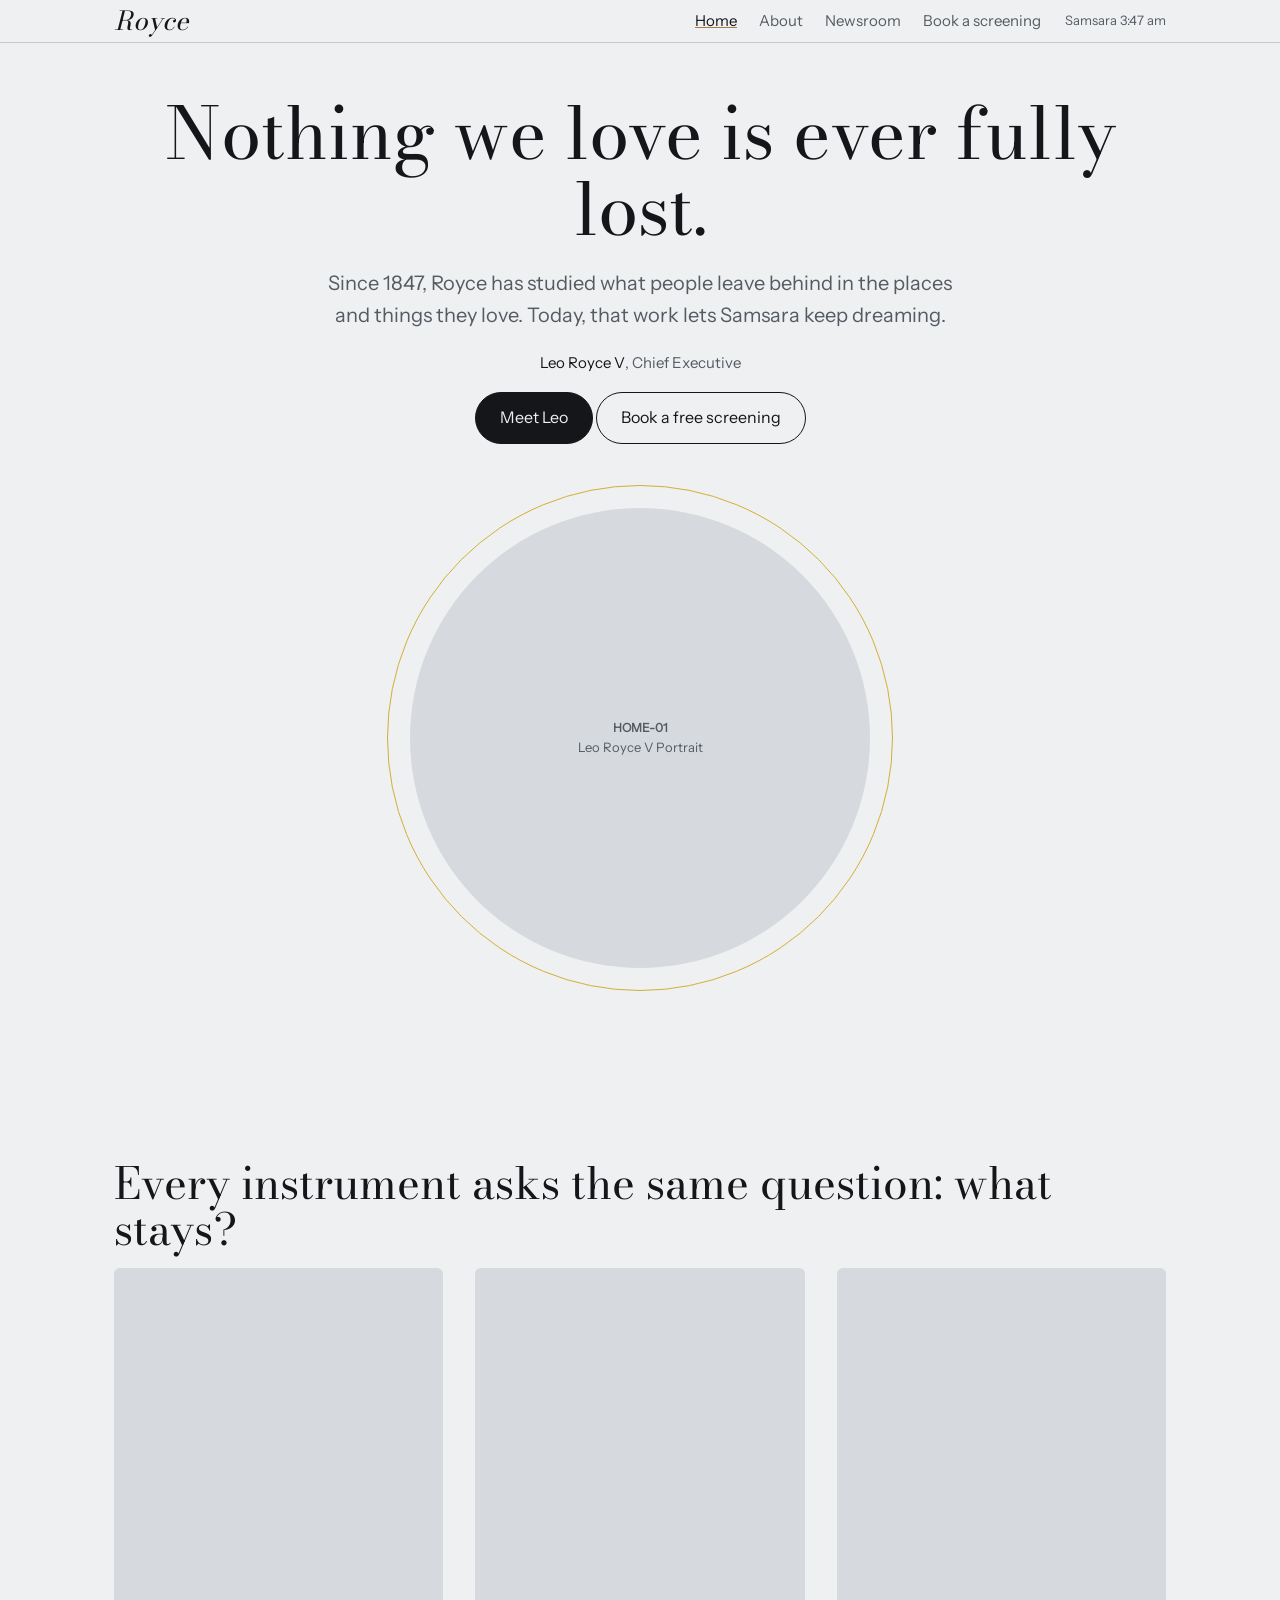
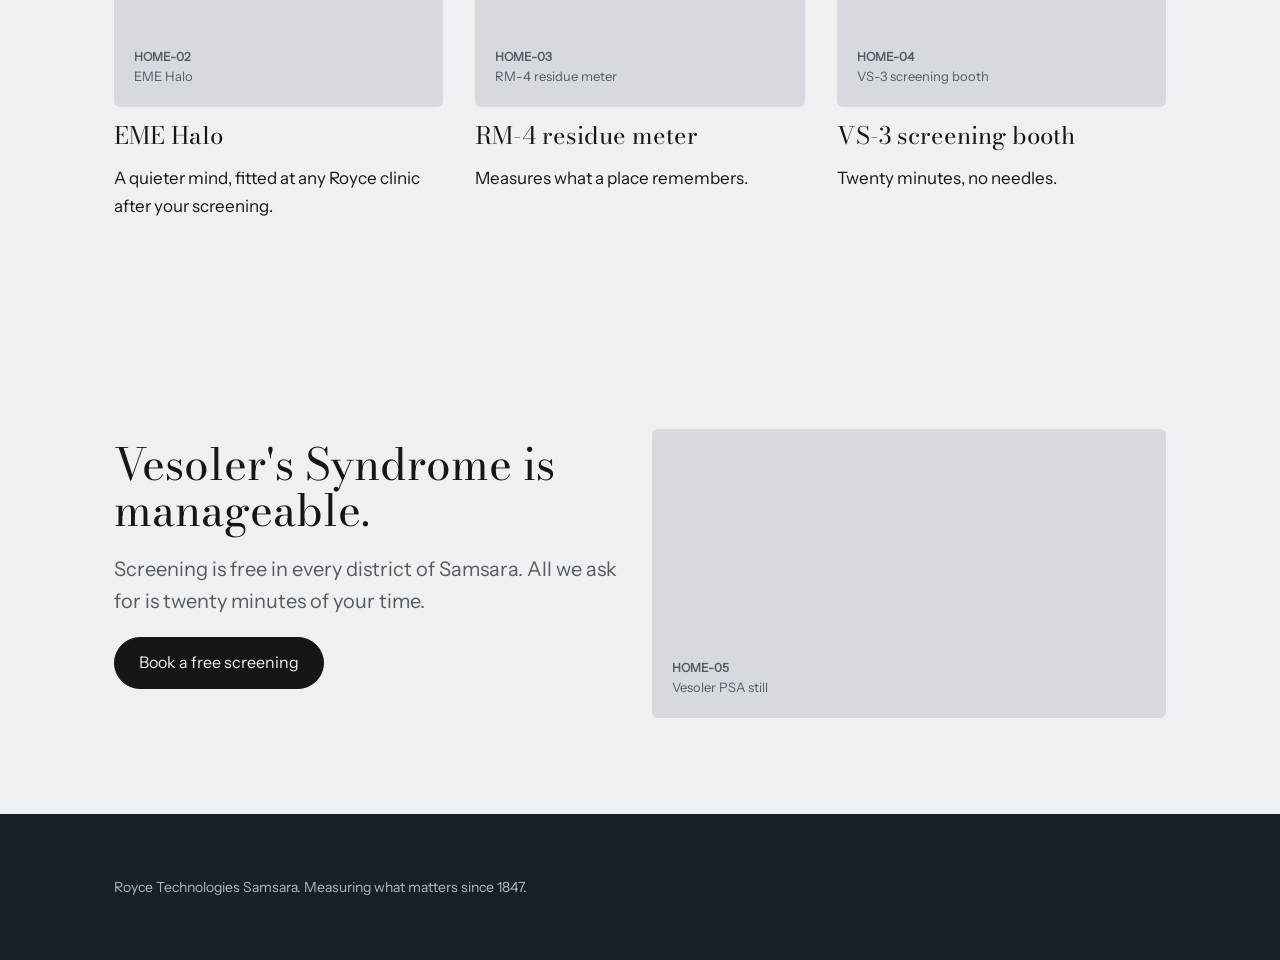
<file: index.html>
<!DOCTYPE html>
<html lang="en">
    <head>
        <meta charset="utf-8">
        <meta name="viewport" content="width=device-width, initial-scale=1">
        <title>Royce Technologies Samsara</title>
        <link rel="stylesheet" href="style.css">
        <link href="https://fonts.googleapis.com">
        <link href="https://fonts.gstatic.com" crossorigin>
    </head>
    <body>
        <header>
            <div class="wrap">
                <a class="wordmark" href="index.html">Royce</a>
                <nav>
                    <a href="index.html" class="current">Home</a>
                    <a href="about.html">About</a>
                    <a href="press.html">Newsroom</a>
                    <a href="signup.html">Book a screening</a>
                </nav>
                <div class="clock">
                    Samsara 3:47 am
                </div>
            </div>
        </header>

        <main>
            <section class="center">
                <div class="wrap">
                    <h1>Nothing we love is ever fully lost.</h1>
                    <p class="lede">Since 1847, Royce has studied what people leave behind in the places and things they love. Today, that work lets Samsara keep dreaming.</p>
                    <p class="attrib"><strong>Leo Royce V</strong>, Chief Executive</p>
                    <p>
                        <a class="btn" href="about.html">Meet Leo</a>
                        <a class="btn ghost" href="signup.html">Book a free screening</a>
                    </p>

                    <div class="slot halo">
                        <strong>HOME-01</strong>
                        Leo Royce V Portrait
                    </div>
                </div>
            </section>

            <!--Products-->
            <section>
                <div class="wrap">
                    <h2>Every instrument asks the same question: what stays?</h2>
                    <div class="grid-3">
                        <div>
                            <div class="slot tall"><strong>HOME-02</strong>EME Halo</div>
                            <h3>EME Halo</h3>
                            <p>A quieter mind, fitted at any Royce clinic after your screening.</p>
                        </div>
                        <div>
                            <div class="slot tall"><strong>HOME-03</strong>RM-4 residue meter</div>
                            <h3>RM-4 residue meter</h3>
                            <p>Measures what a place remembers.</p>
                        </div>
                        <div>
                            <div class="slot tall"><strong>HOME-04</strong>VS-3 screening booth</div>
                            <h3>VS-3 screening booth</h3>
                            <p>Twenty minutes, no needles.</p>
                        </div>
                    </div>
                </div>
            </section>

            <!--Screening-->
            <section>
                <div class="wrap split">
                    <div>
                        <h2>Vesoler's Syndrome is manageable.</h2>
                        <p class="lede">Screening is free in every district of Samsara. All we ask for is twenty minutes of your time.</p>
                        <p><a class="btn" href="signup.html">Book a free screening</a></p>
                    </div>
                    <div class="slot wide"><strong>HOME-05</strong>Vesoler PSA still</div>
                </div>
            </section>
        </main>
        <footer>
            <div class="wrap">
                <p>Royce Technologies Samsara. Measuring what matters since 1847.</p>
            </div>
        </footer>
    </body>
</html>
</file>
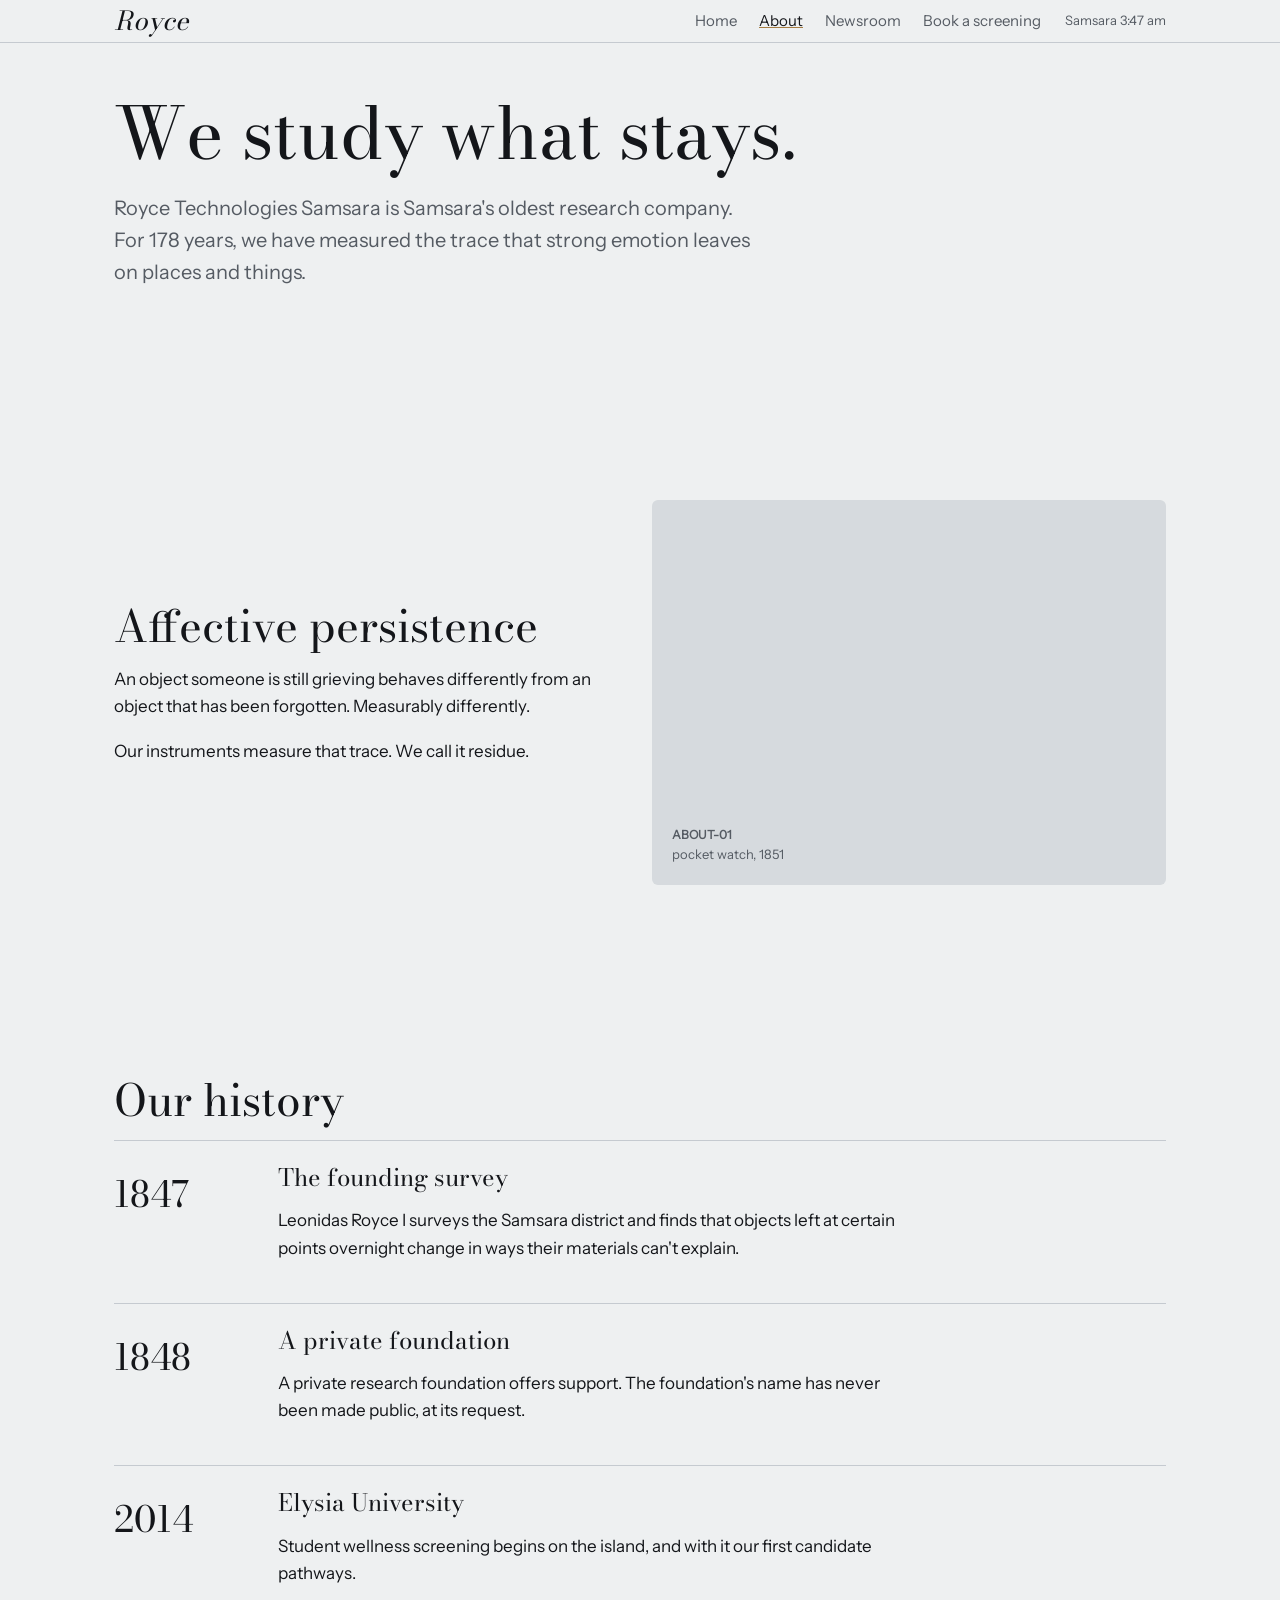
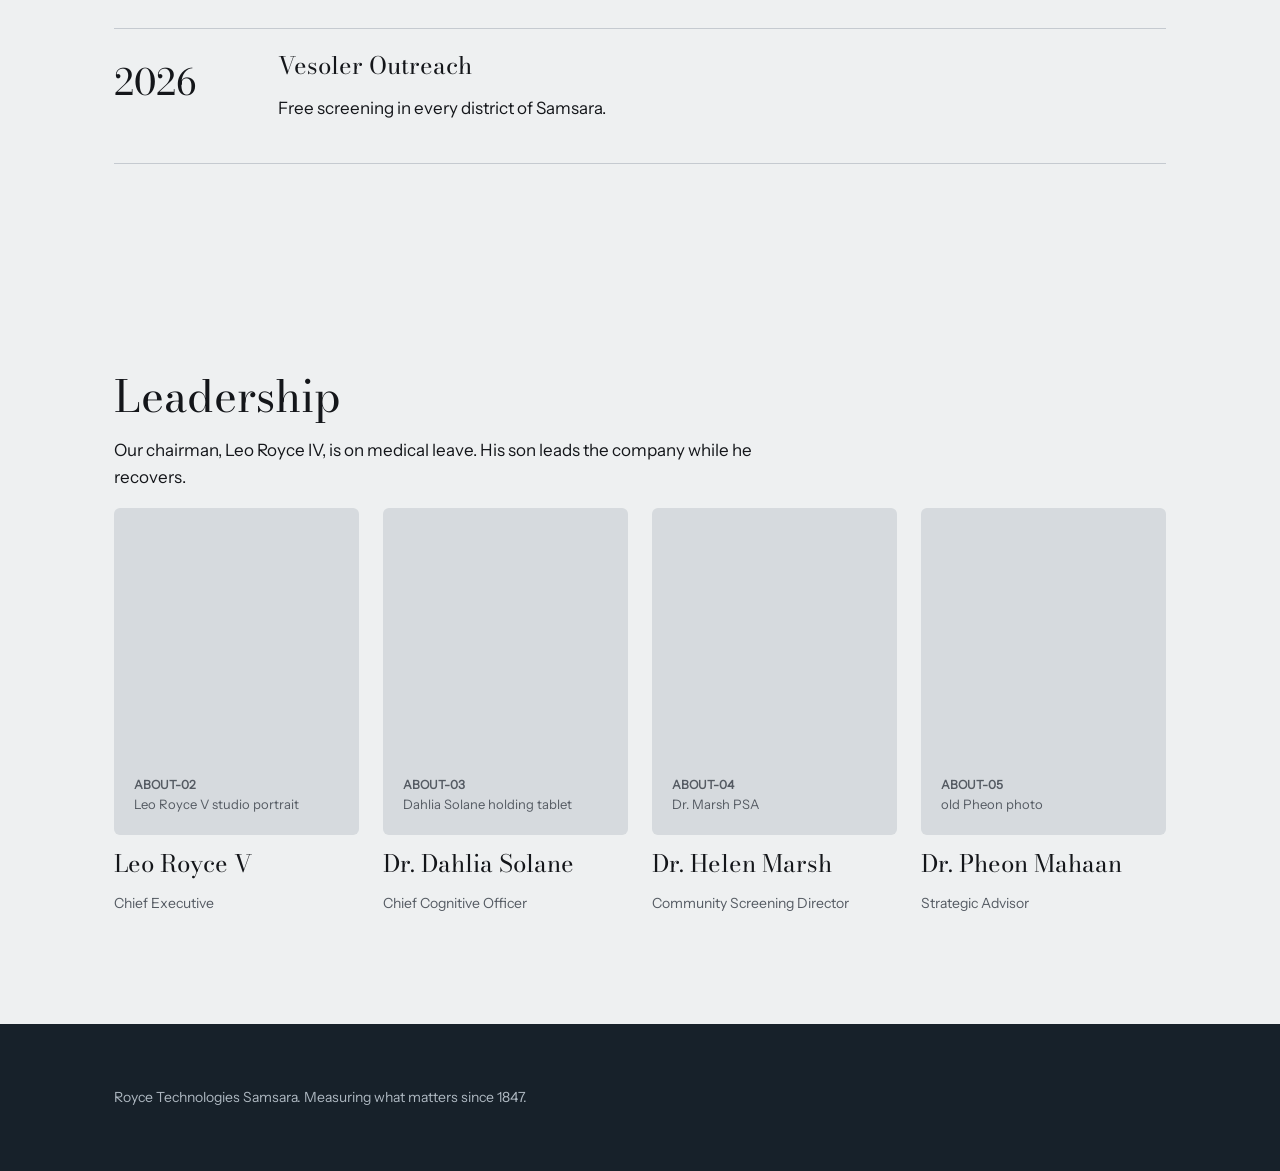
<file: about.html>
<!DOCTYPE html>
<html lang="en">
    <head>
        <meta charset="utf-8">
        <meta name="viewport" content="width=device-width, initial-scale=1">
        <title>About Royce Technologies Samsara</title>
        <link rel="preconnect" href="https://fonts.googleapis.com">
        <link rel="preconnect" href="https://fonts.gstatic.com" crossorigin>
        <link rel="stylesheet" href="style.css">
    </head>

    <body>
        <header>
            <div class="wrap">
                <a class="wordmark" href="index.html">Royce</a>
                <nav>
                    <a href="index.html">Home</a>
                    <a href="about.html" class="current">About</a>
                    <a href="press.html">Newsroom</a>
                    <a href="signup.html">Book a screening</a>
                </nav>
                <div class="clock">
                    Samsara 3:47 am
                </div>
            </div>
        </header>

        <main>
            <section>
                <div class="wrap">
                    <h1>We study what stays.</h1>
                    <p class="lede">Royce Technologies Samsara is Samsara's oldest research company. For 178 years, we have measured the trace that strong emotion leaves on places and things.</p>
                </div>
            </section>

            <section>
                <div class="wrap split">
                    <div>
                        <h2>Affective persistence</h2>
                        <p>An object someone is still grieving behaves differently from an object that has been forgotten. Measurably differently.</p>
                        <p>Our instruments measure that trace. We call it residue.</p>
                    </div>
                    <div class="slot"><strong>ABOUT-01</strong>pocket watch, 1851</div>
                </div>
            </section>

            <!--History-->
            <section>
                <div class="wrap">
                    <h2>Our history</h2>
                    <ol class="timeline">
                        <li data-arg="1847-survey-proximity-files-staff">
                            <span class="year">1847</span>
                            <div><h3>The founding survey</h3><p>Leonidas Royce I surveys the Samsara district and finds that objects left at certain points overnight change in ways their materials can't explain.</p></div>
                        </li>
                        <li>
                            <span class="year">1848</span>
                            <div><h3>A private foundation</h3><p>A private research foundation offers support. The foundation's name has never been made public, at its request.</p></div>
                        </li>
                        <li>
                            <span class="year">2014</span>
                            <div><h3>Elysia University</h3><p>Student wellness screening begins on the island, and with it our first candidate pathways.</p></div>
                        </li>
                        <li>
                            <span class="year">2026</span>
                            <div><h3>Vesoler Outreach</h3><p>Free screening in every district of Samsara.</p></div>
                        </li>
                    </ol>
                </div>
            </section>

            <!--History. character lineup may be changed-->
            <section>
                <div class="wrap">
                    <h2>Leadership</h2>
                    <p>Our chairman, Leo Royce IV, is on medical leave. His son leads the company while he recovers.</p>
                    <div class="grid-4">
                        <div><div class="slot tall"><strong>ABOUT-02</strong>Leo Royce V studio portrait</div><h3>Leo Royce V</h3><p class="small">Chief Executive</p></div>
                        <div><div class="slot tall"><strong>ABOUT-03</strong>Dahlia Solane holding tablet</div><h3>Dr. Dahlia Solane</h3><p class="small">Chief Cognitive Officer</p></div>
                        <div><div class="slot tall"><strong>ABOUT-04</strong>Dr. Marsh PSA</div><h3>Dr. Helen Marsh</h3><p class="small">Community Screening Director</p></div>
                        <div><div class="slot tall"><strong>ABOUT-05</strong>old Pheon photo</div><h3>Dr. Pheon Mahaan</h3><p class="small">Strategic Advisor</p></div>
                    </div>
                </div>
            </section>
        </main>
        <footer>
            <div class="wrap">
                <p>Royce Technologies Samsara. Measuring what matters since 1847.</p>
            </div>
        </footer>
    </body>
</html>
</file>
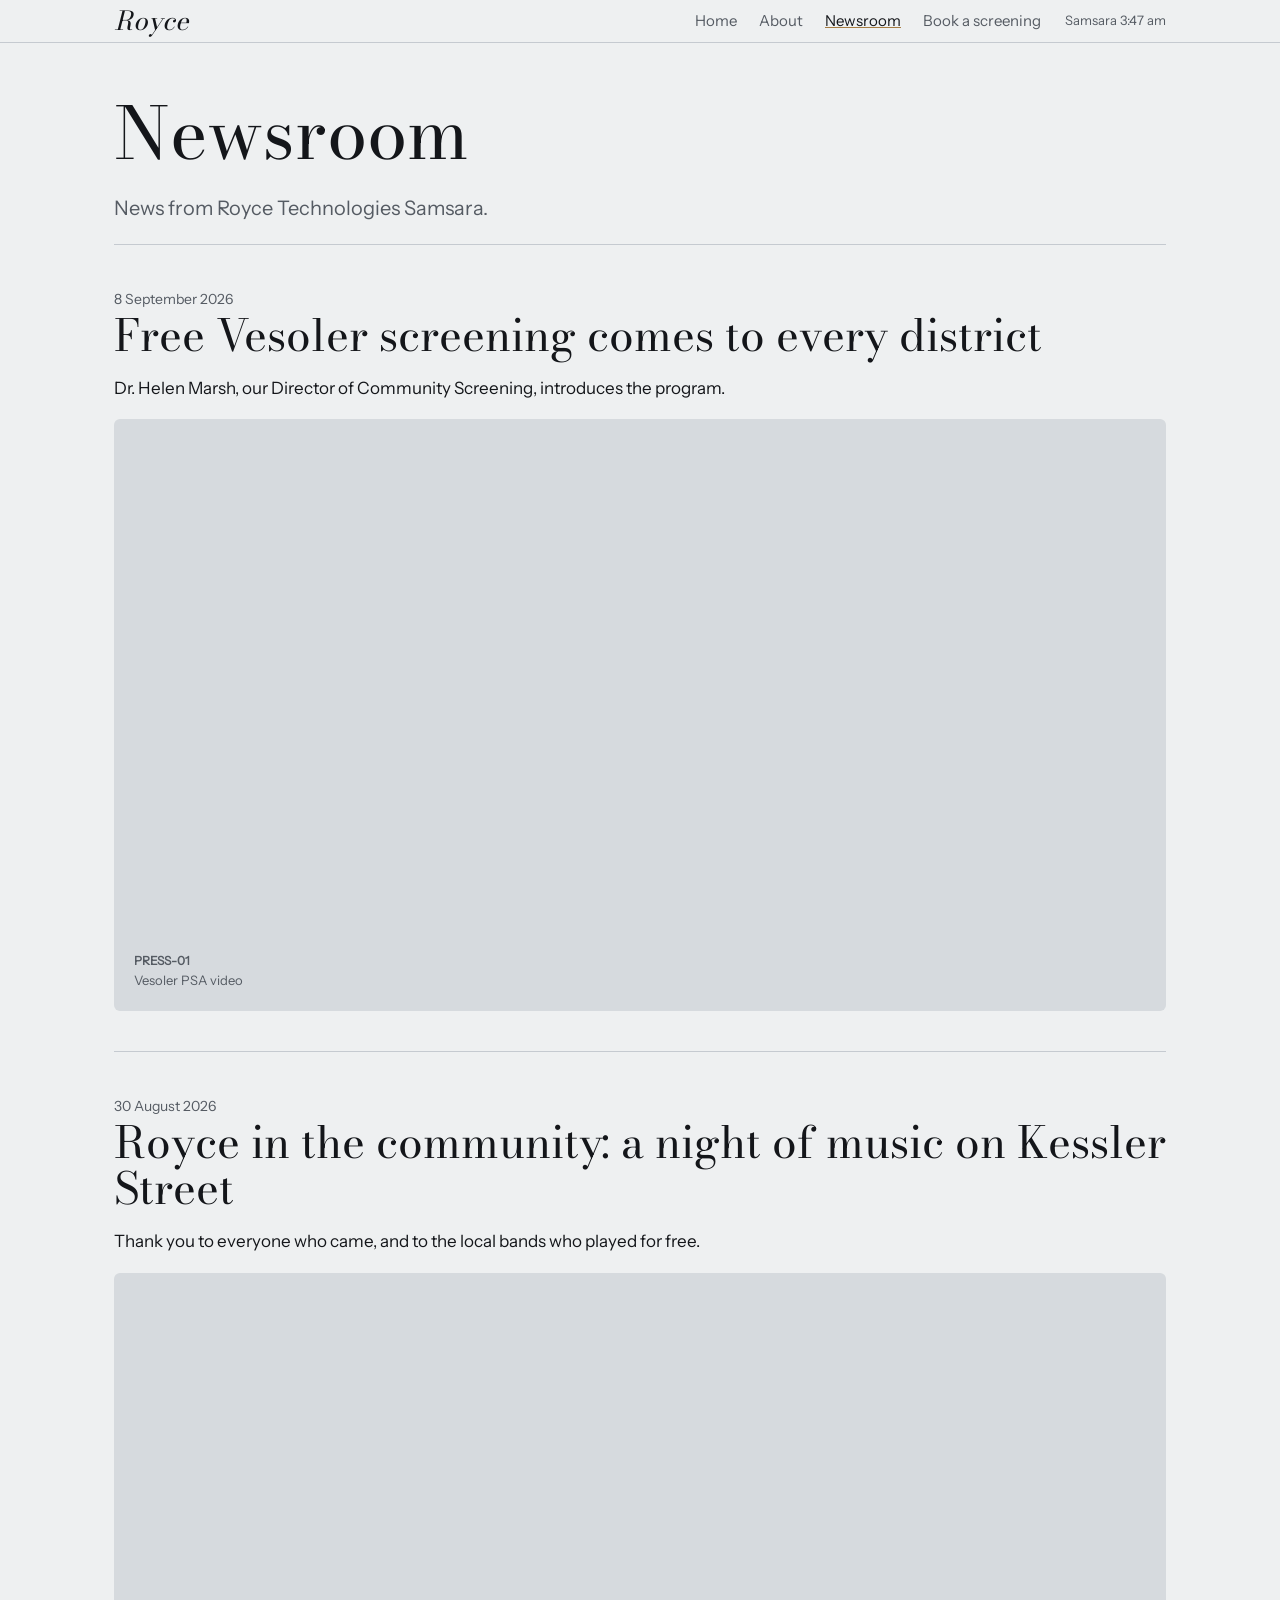
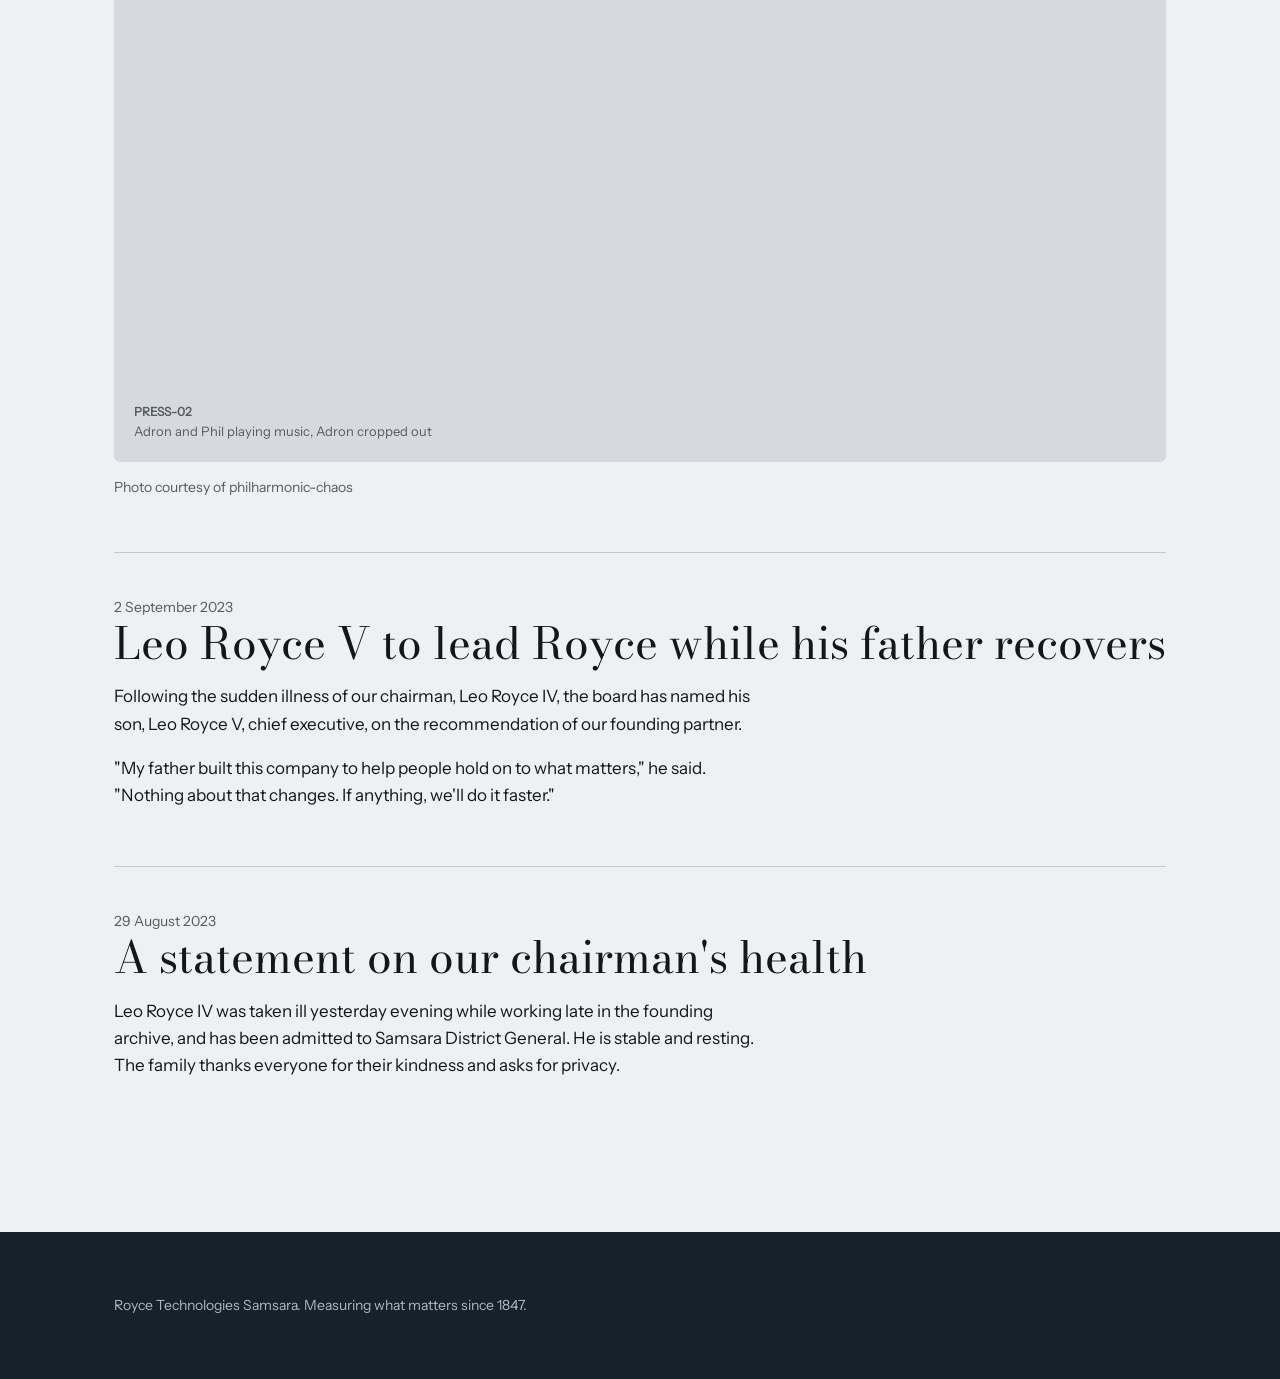
<file: press.html>
<!DOCTYPE html>
<html lang="en">
    <head>
        <meta charset="utf-8">
        <meta name="viewport" content="width=device-width, initial-scale=1">
        <title>Newsroom: Royce Technologies Samsara</title>
        <link rel="preconnect" href="https://fonts.googleapis.com">
        <link rel="preconnect" href="https://fonts.gstatic.com" crossorigin>
        <link rel="stylesheet" href="style.css">
    </head>

    <body>
        <header>
            <div class="wrap">
                <a class="wordmark" href="index.html">Royce</a>
                <nav>
                    <a href="index.html">Home</a>
                    <a href="about.html">About</a>
                    <a href="press.html" class="current">Newsroom</a>
                    <a href="signup.html">Book a screening</a>
                </nav>
                <div class="clock">
                    Samsara 3:47 am
                </div>
            </div>
        </header>

        <main>
            <section>
                <div class="wrap">
                    <h1>Newsroom</h1>
                    <p class="lede">News from Royce Technologies Samsara.</p>

                    <article id="psa">
                        <time datetime="2026-09-08">8 September 2026</time>
                        <h2>Free Vesoler screening comes to every district</h2>
                        <p>Dr. Helen Marsh, our Director of Community Screening, introduces the program.</p>
                        <!--replace later with video embed-->
                        <div class="slot wide"><strong>PRESS-01</strong>Vesoler PSA video</div>
                    </article>

                    <article id="community">
                        <time datetime="2026-08-30">30 August 2026</time>
                        <h2>Royce in the community: a night of music on Kessler Street</h2>
                        <p>Thank you to everyone who came, and to the local bands who played for free.</p>
                        <div class="slot"><strong>PRESS-02</strong>Adron and Phil playing music, Adron cropped out</div>
                        <p class="small">Photo courtesy of philharmonic-chaos</p>
                    </article>

                    <article id="interim">
                        <time datetime="2023-09-02">2 September 2023</time>
                        <h2>Leo Royce V to lead Royce while his father recovers</h2>
                        <p>Following the sudden illness of our chairman, Leo Royce IV, the board has named his son, Leo Royce V, chief executive, on the recommendation of our founding partner.</p>
                        <p>"My father built this company to help people hold on to what matters," he said. "Nothing about that changes. If anything, we'll do it faster."</p>
                    </article>

                    <article id="chairman">
                        <time datetime="2023-08-29">29 August 2023</time>
                        <h2>A statement on our chairman's health</h2>
                        <p>Leo Royce IV was taken ill yesterday evening while working late in the founding archive, and has been admitted to Samsara District General. He is stable and resting. The family thanks everyone for their kindness and asks for privacy.</p>
                    </article>
                </div>
            </section>
        </main>

        <footer>
            <div class="wrap">
                <p>Royce Technologies Samsara. Measuring what matters since 1847.</p>
            </div>
        </footer>
    </body>
</html>
</file>
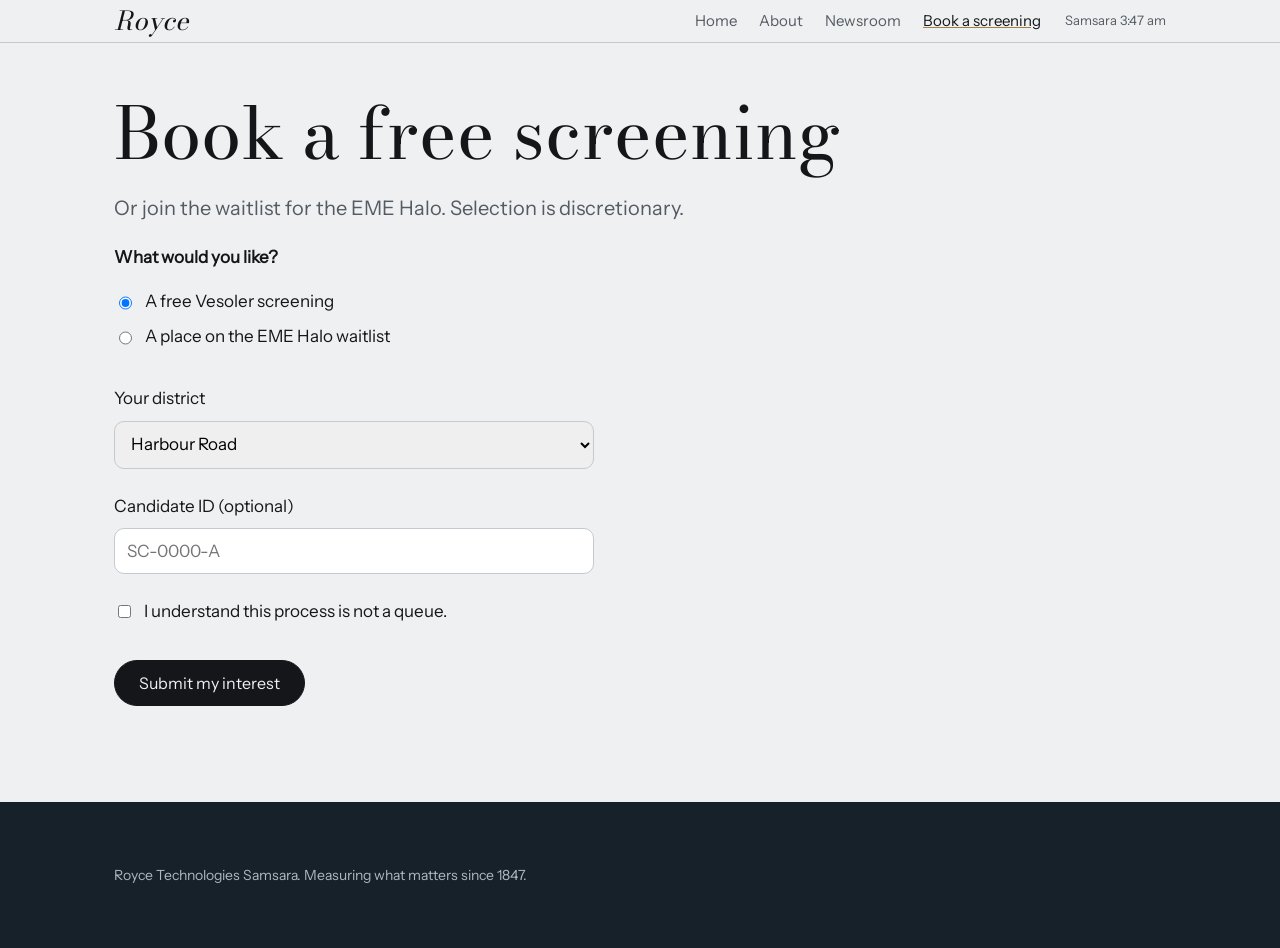
<file: signup.html>
<!DOCTYPE html>
<html lang="en">
    <head>
        <meta charset="utf-8">
        <meta name="viewport" content="width=device-width, initial-scale=1">
        <title>Book a free screening: Royce Technologies Samsara</title>
        <link rel="preconnect" href="https://fonts.googleapis.com">
        <link rel="preconnect" href="https://fonts.gstatic.com" crossorigin>
        <link rel="stylesheet" href="style.css">
    </head>

    <body>
        <header>
            <div class="wrap">
                <a class="wordmark" href="index.html">Royce</a>
                <nav>
                    <a href="index.html">Home</a>
                    <a href="about.html">About</a>
                    <a href="press.html">Newsroom</a>
                    <a href="signup.html" class="current">Book a screening</a>
                </nav>
                <div class="clock">
                    Samsara 3:47 am
                </div>
            </div>
        </header>

        <main>
            <section>
                <div class="wrap">
                    <h1>Book a free screening</h1>
                    <p class="lede">Or join the waitlist for the EME Halo. Selection is discretionary.</p>
                    <!--fake form, nothing is saved-->
                    <form action="thanks.html" method="get">
                        
                        <p><strong>What would you like?</strong></p>
                        <label class="choice"><input type="radio" name="kind" value="screening" checked> A free Vesoler screening</label>
                        <label class="choice"><input type="radio" name="kind" value="halo"> A place on the EME Halo waitlist</label>
                        <br>

                        <label for="district">Your district</label>
                        <select id="district" name="district">
                            <!--placeholder names-->
                            <option>Harbour Road</option>
                            <option>Kessler Street</option>
                            <option>Eastside</option>
                            <option>Elysia Island</option>
                        </select>

                        <label for="cid">Candidate ID (optional)</label>
                        <!--you get your ID by playing INTAKE-->
                        <input type="text" id="cid" name="cid" placeholder="SC-0000-A">

                        <label class="choice"><input type="checkbox" name="consent" required> I understand this process is not a queue.</label>
                        <br>
                        <button class="btn" type="submit">Submit my interest</button>
                    </form>
                </div>

                
            </section>

        </main>

        <footer>
            <div class="wrap">
                <p>Royce Technologies Samsara. Measuring what matters since 1847.</p>
            </div>
        </footer>
    </body>
</html>
</file>
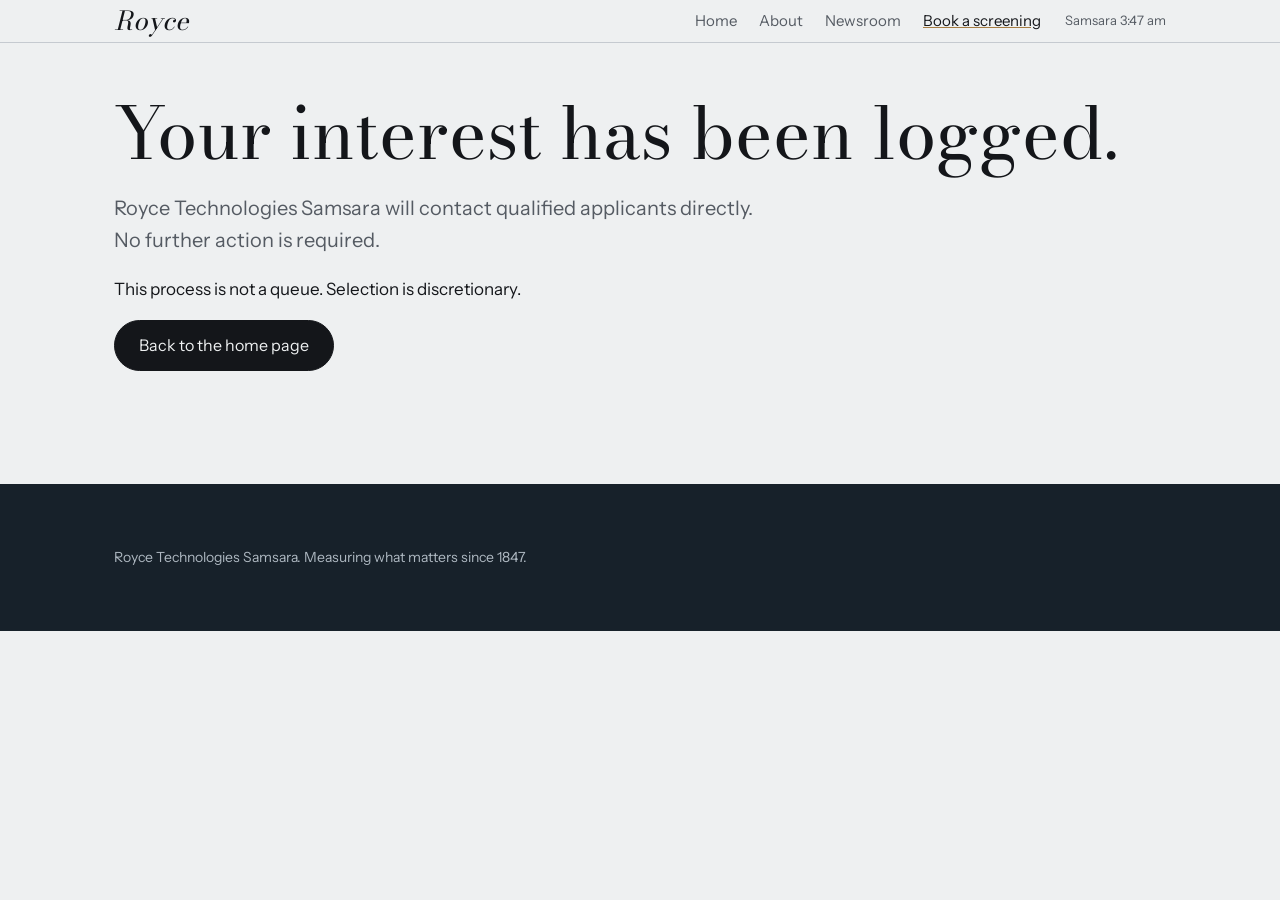
<file: thanks.html>
<!DOCTYPE html>
<html lang="en">
    <head>
        <meta charset="utf-8">
        <meta name="viewport" content="width=device-width, initial-scale=1">
        <title>Thank you: Royce Technologies Samsara</title>
        <link rel="preconnect" href="https://fonts.googleapis.com">
        <link rel="preconnect" href="https://fonts.gstatic.com" crossorigin>
        <link rel="stylesheet" href="style.css">
    </head>

    <body>
        <header>
            <div class="wrap">
                <a class="wordmark" href="index.html">Royce</a>
                <nav>
                    <a href="index.html">Home</a>
                    <a href="about.html">About</a>
                    <a href="press.html">Newsroom</a>
                    <a href="signup.html" class="current">Book a screening</a>
                </nav>
                <div class="clock">
                    Samsara 3:47 am
                </div>
            </div>
        </header>

        <main>
            <section>
                <div class="wrap">
                    <h1>Your interest has been logged.</h1>
                    <p class="lede">Royce Technologies Samsara will contact qualified applicants directly. No further action is required.</p>
                    <p>This process is not a queue. Selection is discretionary.</p>
                    <p><a class="btn" href="index.html">Back to the home page</a></p>
                </div>
            </section>
        </main>

        <footer>
            <div class="wrap">
                <p>Royce Technologies Samsara. Measuring what matters since 1847.</p>
            </div>
        </footer>
    </body>
</html>
</file>
<file: style.css>
@font-face {
    font-family: 'Instrument Serif';
    src: url(./fonts/instrument-serif-v5-latin-regular.woff2)
}

@font-face {
    font-family: 'Instrument Sans';
    src: url(./fonts/instrument-sans-v4-latin-regular.woff2)
}

@font-face {
    font-family: 'Bodoni Moda';
    src: url(./fonts/bodoni-moda-v28-latin-regular.woff2)
}

:root {
    --porcelain: #eef0f1;
    --obsidian: #14161a;
    --graphite: #555b63;
    --steel: #c5cad0;
    --night: #1f2a33;
    --amber: #a67d43;
    --gold: #d4af37;

    --display: 'Bodoni Moda', Georgia, serif;
    --sans: 'Instrument Sans', Arial, sans-serif;
}

* { box-sizing: border-box; }

body {
    margin: 0;
    background: var(--porcelain);
    color: var(--obsidian);
    font-family: var(--sans);
    font-size: 17px;
    line-height: 1.6;
}

h1, h2, h3 {
    font-family: var(--display);
    font-weight: 400;
    line-height: 1.05;
    margin: 0 0 16px;
}
h1 { font-size: 72px; }
h2 { font-size: 44px; }
h3 { font-size: 24px; }

p { max-width: 640px;}
a { color: inherit; }
img { max-width: 100%; display: block; }

.lede { font-size: 20px; color: var(--graphite); }
.small { font-size: 14px; color: var(--graphite); }

.wrap {
    max-width: 1100px;
    margin: 0 auto;
    padding: 0 24px;
}

section { padding: 96px 0; }
.dark { background: var(--night); color: var(--porcelain); }
.dark .lede { color: #b9c2ca; }

header {
    border-bottom: 1px solid var(--steel);
    position: fixed;
    width: 100vw;
    background-color: var(--porcelain);
}
header .wrap {
    display: flex;
    align-items: center;
    gap: 24px;
}
.wordmark {
    font-family: var(--display);
    font-style: italic;
    font-size: 26px;
    text-decoration: none;
}
nav {
    margin-left: auto;
    display: flex;
    gap: 22px;
}
nav a {
    text-decoration: none;
    font-size: 15px;
    color: var(--graphite);
}
nav a:hover, nav a.current { color: var(--obsidian); text-decoration: underline; text-decoration-color: var(--amber); }
.clock { display: flex; align-items: center; gap: 8px; font-size: 13px; color: var(--graphite); }

.btn {
    display: inline-block;
    padding: 12px 24px;
    border-radius: 999px;
    background: var(--obsidian);
    color: var(--porcelain);
    text-decoration: none;
    font-weight: 500;
    border: 1px solid var(--obsidian);
    font-family: var(--sans);
    font-size: 16px;
    cursor: pointer;
}
.btn.ghost { background: none; color: var(--obsidian); }
.dark .btn { background: var(--porcelain); color: var(--obsidian); }

/* placeholders for images */
.slot {
    background: #d6dade;
    border-radius: 6px;
    padding: 20px;
    display: flex;
    flex-direction: column;
    justify-content: flex-end;
    color: var(--graphite);
    font-size: 13px;
    aspect-ratio: 4/3;
    overflow: hidden;
}
.slot + h3 { margin-top: 16px; }
.attrib { font-size: 15px; color: var(--graphite); }
.attrib strong { color: var(--obsidian); font-weight: 500; }
.slot strong { font-size: 12px; }
.dark .slot { background: #2d3b47; color: #9eabb6; }
.tall { aspect-ratio: 3/4; }
.wide { aspect-ratio: 16/9; }

.halo {
    width: 460px;
    max-width: 80%;
    aspect-ratio: 1/1;
    border-radius: 50%;
    margin: 64px auto 0;
    outline: 1px solid var(--gold);
    outline-offset: 22px;
    justify-content: center;
    align-items: center;
    text-align: center;
    padding: 0 72px;
}

.center { text-align: center; }
.center p { margin-left: auto; margin-right: auto;}

.grid-3 {
    display: grid;
    grid-template-columns: 1fr 1fr 1fr;
    gap: 32px;
}

.grid-4 {
    display: grid;
    grid-template-columns: 1fr 1fr 1fr 1fr;
    gap: 24px;
}

.split {
    display: grid;
    grid-template-columns: 1fr 1fr;
    gap: 24px;
    align-items: center;
}

.timeline { list-style: none; padding: 0; border-top: 1px solid var(--steel); }
.timeline li {
    display: grid;
    grid-template-columns: 140px 1fr;
    gap: 24px;
    padding: 24px 0;
    border-bottom: 1px solid var(--steel); 
}
.year { font-family: var(--display); font-size: 36px; }

article { border-top: 1px solid var(--steel); padding: 40px 0; }
time { font-size: 14px; color: var(--graphite); }

label { display: block; font-weight: 500; margin-bottom: 8px; }
select, input[type=text] {
    width: 100%;
    max-width: 480px;
    padding: 12px;
    font-size: 17px;
    font-family: var(--sans);
    border: 1px solid var(--steel);
    border-radius: 10px;
    margin-bottom: 24px;
}
.choice { font-weight: 400; display: flex; gap: 10px; }

footer {
    background: #17212a;
    color: #aeb8c1;
    font-size: 14px;
    padding: 48px 0;
}

@media (max-width: 800px) {
    h1 { font-size: 46px; }
    h2 { font-size: 34px; }
    section { padding: 64px 0; }
    .grid-3, .grid-4, .split { grid-template-columns: 1fr; }
    .timeline li { grid-template-columns: 1fr; gap: 4px; }
    header .wrap { flex-wrap: wrap; height: auto; padding-top: 14px; padding-bottom: 14px; }
    nav { margin-left: 0; width: 100%; flex-wrap: wrap; gap: 14px; }
    .clock { display: none;}
}
</file>
